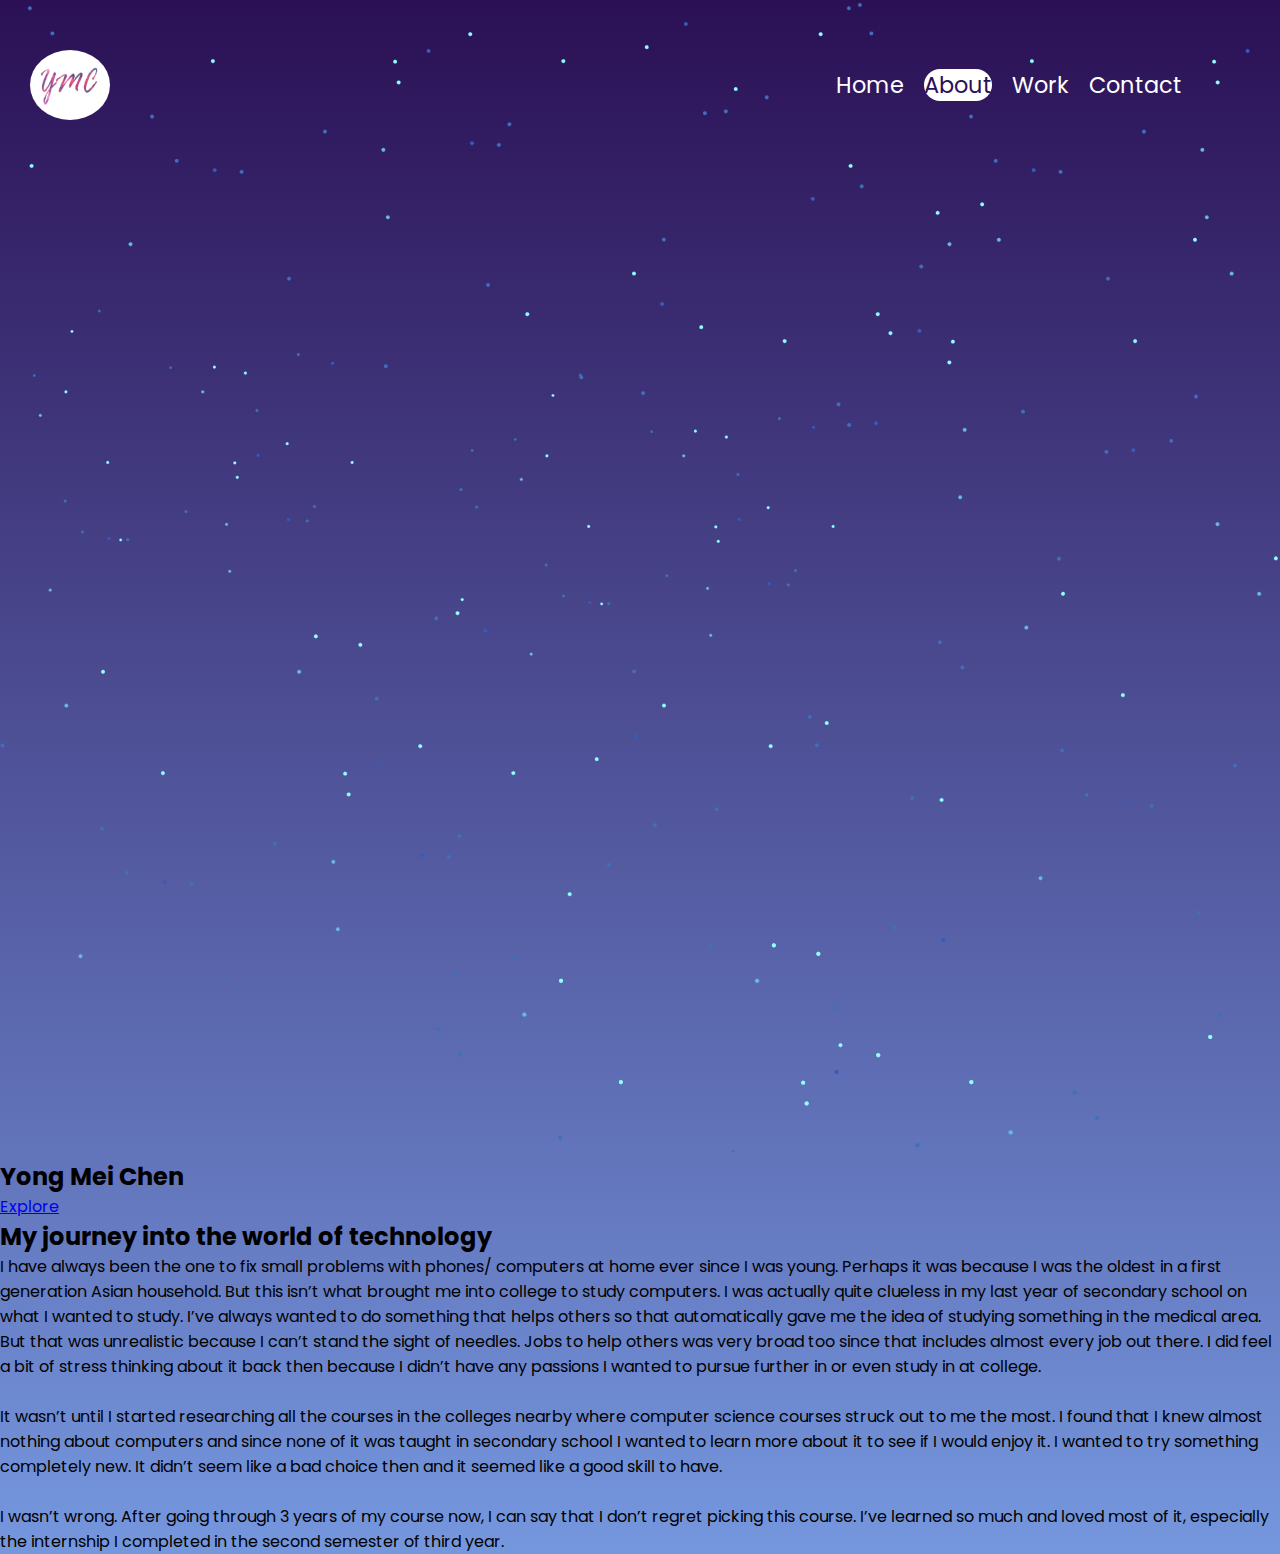
<file: about.html>
<!--about me section-->



<!DOCTYPE html> 
<html>
    <head>
        <meta charset="utf-8"> 
        <title>Yong Mei Chen - Portfolio</title> 
        <link rel="stylesheet" type="text/css" href="contact.css">
    </head>
    <body>
        <header>
            <img src="logo3.png" id="logo" width="80" height="70">

            <ul>
                <li><a href="index.html">Home</a></li>
                <li><a href="about.html" class="active">About</a></li>
                <li><a href="work.html">Work</a></li>
                <li><a href="contact.html">Contact</a></li>
            </ul>
        </header>
        
        <section>
            <img src="stars.png" id="stars">
            <h2 id="text">Yong Mei Chen</h2>
            <a href="#sec" id="btn">Explore</a>
        
        </section>
        <div class="sec" id="sec">
            <h2 id="texta">My journey into the world of technology</h2>

    <p>I have always been the one to fix small problems with phones/ computers at home ever since I was young. Perhaps it was because I was the oldest in a first generation Asian household. But this isn’t what brought me into college to study computers. I was actually quite clueless in my last year of secondary school on what I wanted to study. I’ve always wanted to do something that helps others so that automatically gave me the idea of studying something in the medical area. But that was unrealistic because I can’t stand the sight of needles. Jobs to help others was very broad too since that includes almost every job out there. I did feel a bit of stress thinking about it back then because I didn’t have any passions I wanted to pursue further in or even study in at college. 
<br><br> 
        It wasn’t until I started researching all the courses in the colleges nearby where computer science courses struck out to me the most. I found that I knew almost nothing about computers and since none of it was taught in secondary school I wanted to learn more about it to see if I would enjoy it. I wanted to try something completely new. It didn’t seem like a bad choice then and it seemed like a good skill to have. 
        <br>    <br>     
        I wasn’t wrong. After going through 3 years of my course now, I can say that I don’t regret picking this course. I’ve learned so much and loved most of it, especially the internship I completed in the second semester of third year. 
    </p>
        </div>

        <script>
            let stars = document.getElementById('stars');
            let moon = document.getElementById('moon');
            let text = document.getElementById('text');
            let btn = document.getElementById('btn');
            let header = document.querySelector('header');

            window.addEventListener('scroll', function(){
                let value = window.scrollY;
                stars.style.left = value * 0.25 + 'px';
                moon.style.top = value * 1.05 + 'px';
                text.style.marginRight = value * 4 + 'px';
                text.style.marginTop = value * 1.5 + 'px';
                btn.style.marginTop = value * 1.5 + 'px';
                header.style.top = value * 0.5 + 'px';
            })
        </script>
    </body>
    
    <footer>
        <span><a href="https://github.com/yongmei1"><i class="fa fa-linkedin fa-2x" aria-hidden="true"></i></a></span>
        <span><a href="https://www.linkedin.com/in/yong-mei-chen/"><i class="fa fa-github fa-2x" aria-hidden="true"></i></a></span>
</footer>
</html>
</file>
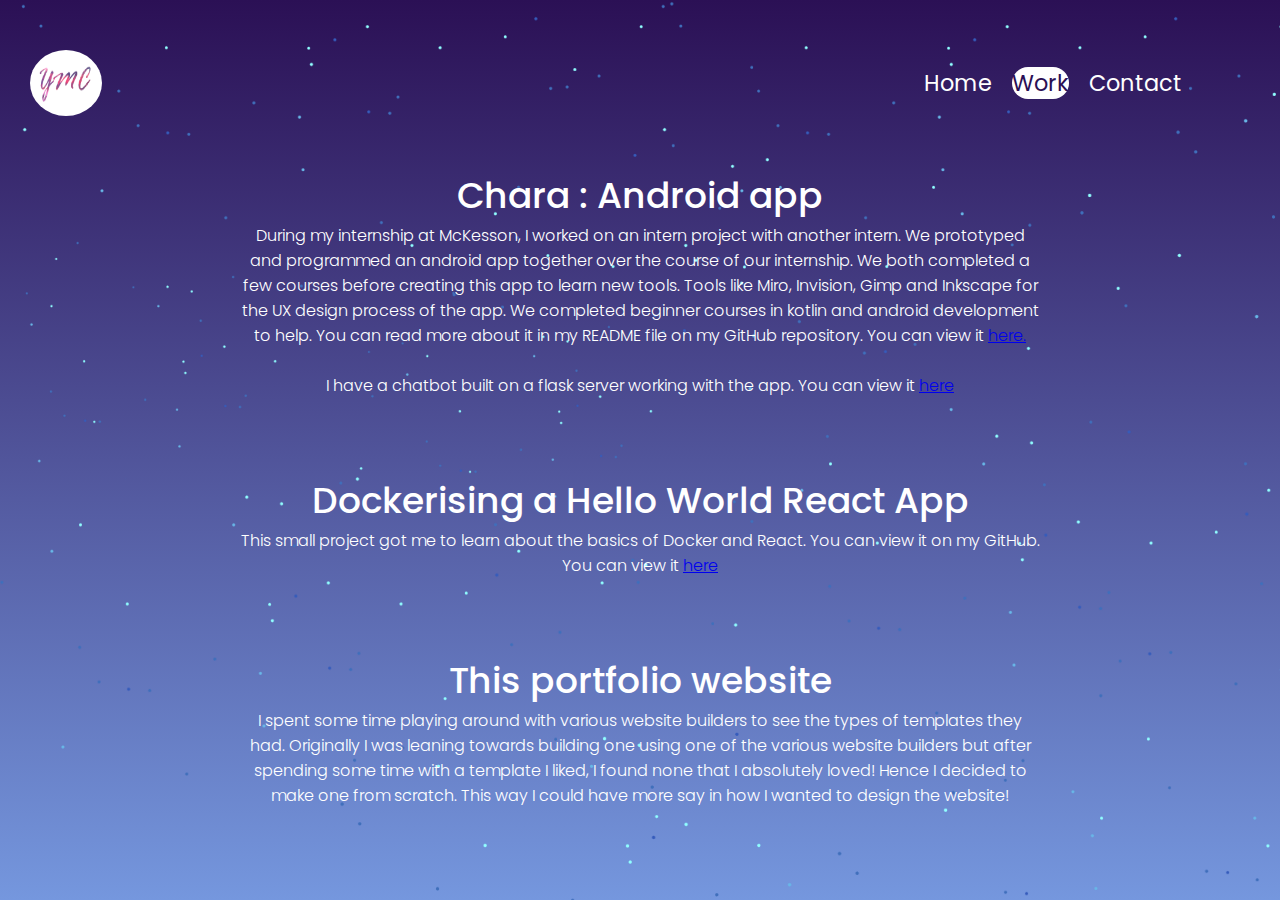
<file: work.html>
<!--blog? paragraphs of what you have learned throughout the years.
    What you have found interesting + have gained a passion for-->
    <!DOCTYPE html> 
    <html>
        <head>
            <meta charset="utf-8"> 
            <meta name="viewport" content="width=device-width, initial-scale=1.0">
            <title>Yong Mei Chen - Portfolio</title> 
            <link rel="stylesheet" type="text/css" href="contact.css">
        </head>
        <body>
            <header>
                <img src="logo3.png" id="logo" width="72" height="66">
    
                <ul>
                    <li><a href="index.html" >Home</a></li>
                    <li><a href="work.html" class="active">Work</a></li>
                    <li><a href="contact.html">Contact</a></li>
                </ul>
            </header>
                
            <section class="contact">
                <div class="content">

           <br><br><br>
           <h2 id="texta">Chara : Android app</h2>
           <p>During my internship at McKesson, I worked on an intern project with another intern. We prototyped and programmed an android app together over the course of our internship. We both completed a few courses before creating this app to learn new tools. Tools like Miro, Invision, Gimp and Inkscape for the UX design process of the app. We completed beginner courses in kotlin and android development to help. 
            You can read more about it in my README file on my GitHub repository. You can view it <a href="https://github.com/yongmei1/chara">here.</a><br><br>
            I have a chatbot built on a flask server working with the app.  You can view it <a href="https://github.com/yongmei1/pythonChatbot">here</a>
            </p>

            <br><br><br>
            <h2 id="texta">Dockerising a Hello World React App</h2>
            <p>This small project got me to learn about the basics of Docker and React. You can view it on my GitHub. <!--<a href="https://github.com/yongmei1/chara">here.</a>-->
            You can view it <a href="https://github.com/yongmei1/pythonChatbot">here</a>
            </p>

            <br><br><br>
            <h2 id="texta">This portfolio website</h2>
            <p>I spent some time playing around with various website builders to see the types of templates they had.
            Originally I was leaning towards building one using one of the various website builders but after spending some time with a template I liked, I found none that I absolutely loved!
            Hence I decided to make one from scratch. This way I could have more say in how I wanted to design the website! 
            </p>
    
            </div>
            </section>


            <script>
                let stars = document.getElementById('stars');
                let text = document.getElementById('text');
                let btn = document.getElementById('btn');
                let header = document.querySelector('header');
    
                window.addEventListener('scroll', function(){
                    let value = window.scrollY;
                    stars.style.left = value * 0.25 + 'px';
                    text.style.marginRight = value * 4 + 'px';
                    text.style.marginTop = value * 1.5 + 'px';
                    btn.style.marginTop = value * 1.5 + 'px';
                    header.style.top = value * 0.5 + 'px';
                })
            </script>
        </body>

        <footer>
            <span><a href="https://github.com/yongmei1"><i class="fa fa-linkedin fa-2x" style="color:white" aria-hidden="true"></i></a></span>
            <span><a href="https://www.linkedin.com/in/yong-mei-chen/"><i class="fa fa-github fa-2x"  style="color:white" aria-hidden="true"></i></a></span>
    </footer>
    </html>
</file>
<file: contact.css>
@import url('https://fonts.googleapis.com/css?family=Poppins:300,400,500,600,700,800,900&display=swap');
*
{
    margin:0;
    padding:0;
    box-sizing: border-box;
    font-family: 'Poppins',sans-serif;
    scroll-behavior: smooth;
}

body
{
    min-height: 100vh;
    overflow-x:hidden;
    background:linear-gradient(#2b1055,#7597de);
}

header
{
    position: absolute;
    top: 50px;
    left: 30px;
    width: 90%;
    padding: 20px,100px;
    display: flex;
    justify-content: space-between;
    align-items: center;
    z-index: 10000;
}

header ul 
{
    display: flex;
    justify-content: center;
    align-items: center;
}

header ul li
{
    font-size: 1.4em;
    list-style: none;
    margin-left: 20px;
    padding: 6px,15px;
}

header ul li a
{
    text-decoration: none;
    color: #fff;
    border-radius: 20px;
}

header ul li a:hover,
header ul li a.active
{
    color:#2b1055;
    background: #fff;
}

#logo 
{
    border-radius: 50%;
}



.contact {
    position: relative;
    min-height: 100vh;
    padding: 50px 100px;
    display: flex;
    justify-content: center;
    align-items: center;
    flex-direction: column;
    background: url(stars.png);
    background-size: cover;
}

.contact .content 
{
    max-width: 800px;
    text-align: center;
}

.contact .content h2
{
    font-size: 36px;
    font-weight: 500;
    color: #fff;
}

.contact .content p
{
    font-weight: 300;
    color: #fff;
}

.container
{
    width:100%;
    display:flex;
    justify-content: center;
    align-items: center;
    margin: 10px;
}

.container .contactInfo
{
    width:50%;
    display:flex;
    flex-direction: column;
}

.container .contactInfo .box
{
    position:relative;
    display:flex;
    padding:20px 0px
}



.container .contactInfo .box .icon .text
{
    display:flex;
    margin-left: 20px;
    background:#fff;
    font-size: 16px;
    flex-direction: column;
    font-weight: 300;
}

.container .contactInfo .box .icon 
{
    background:#fff;
    border-radius: 50%;
    min-width: 60px;
    height: 60px;
    display: flex;
    justify-content: center;
    align-items: center;
    font-size: 22px;
}

h3
{
    color:hotpink;
    font-weight: 500;
}

.contactForm 
{
    width: 100%;
    padding: 40px;
    background:#fff;
}

.contactForm .inputBox
{
    position:relative;
    width:100%;
    margin-top:10px;
}

.contactForm .inputBox input,
.contactForm .inputBox textarea
{
    width: 100%;
    padding: 5px 0;
    font-size: 16px;
    margin: 10px 0;
    border:none;
    border-bottom: 2px solid #333;
    outline:none;
    resize: none;
}

.contactForm .inputBox span
{
    position: absolute;
    left: 0;
    padding: 5px 0;
    font-size: 16px;
    margin: 10px 0;
    pointer-events: none;
    transition: 0.5s;
    color: #666;
}

.contactForm .inputBox input:focus ~ span,
.contactForm .inputBox input:valid ~ span,
.contactForm .inputBox textarea:focus ~ span,
.contactForm .inputBox textarea:valid ~ span
{
    color: #e91e63;
    font-size: 12px;
    transform: translateY(-20px);
}

.contactForm .inputBox input[type="submit"]
{
    width: 100px;
    background:#00bcd4;
    color:#fff;
    border:none;
    cursor: pointer;
    padding: 10px;
    font-size: 18px;
}

@media (max-width: 991px)
{
    .contact
    {
        padding: 50px;
    }

    .container
    {
        flex-direction: column;
    }

    .container .contactInfo
    {
        margin-bottom: 20px;
    }

    .container .contactInfo , .contactForm
    {
        width: 100%;
    }
}

footer
{
    display: flex;
    justify-content: center;
    align-items: center;
    width: 100%;
    justify-content: center;
}

span + span {
    margin-left: 30px;
}
</file>
